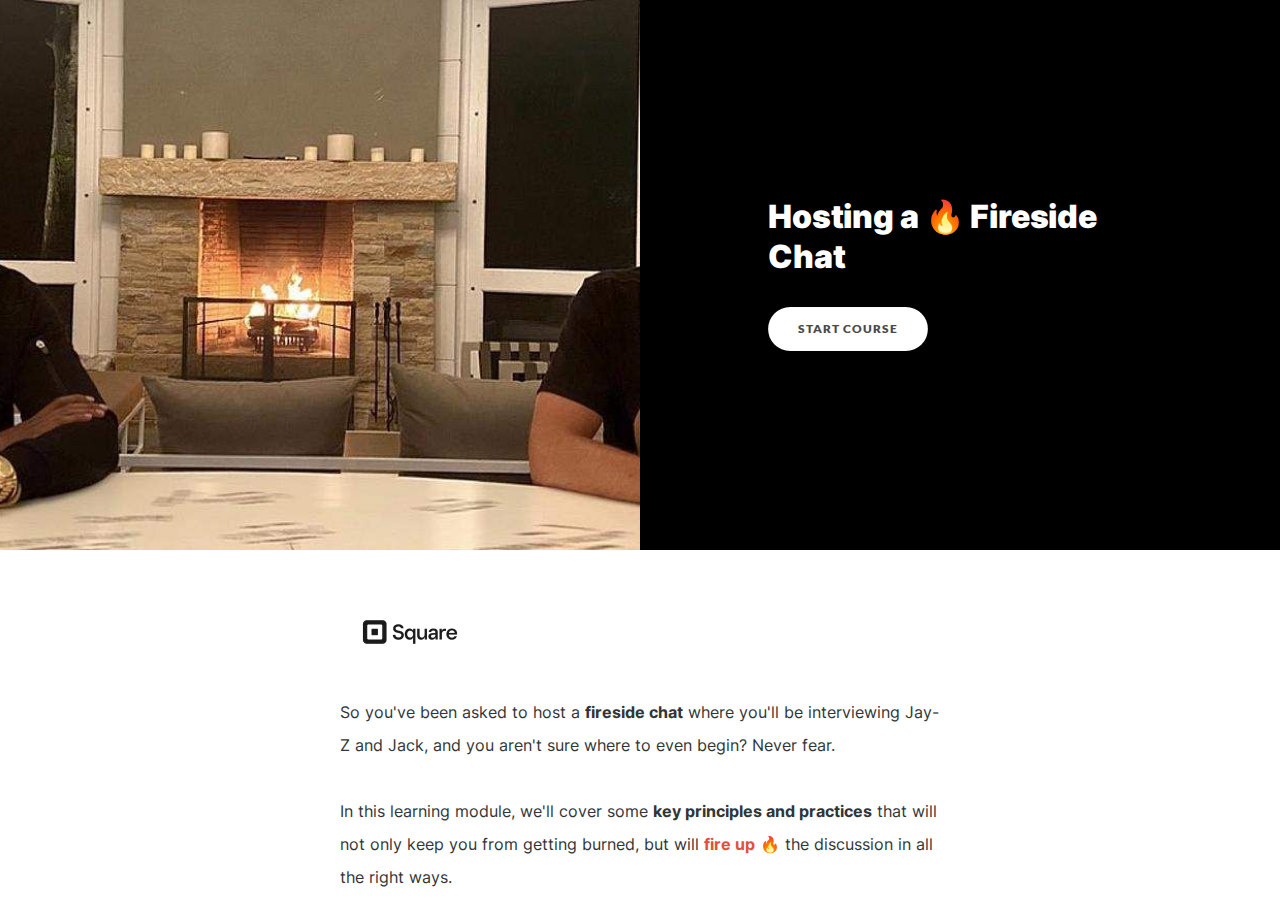
<file: content/index.html>
<!DOCTYPE html>
<html lang="en" class="">
  <head>
    <meta http-equiv="X-UA-Compatible" content="IE=edge,chrome=1">
    <meta name="viewport" content="width=device-width, initial-scale=1">
    <meta charset="utf-8">

    <title>Hosting a 🔥 Fireside Chat </title>

    <link type="text/css" rel="stylesheet" href="lib/icomoon.css">
    <link type="text/css" rel="stylesheet" href="lib/main.bundle.css">
    <script type="text/javascript" src="lib/player-0.0.11.min.js"></script>
    <script type="text/javascript" src="lib/lzwcompress.js"></script>

    <!-- Resize Hack -->
    <script type="text/javascript">
      window.resizeTo(screen.width, screen.height);
    </script>
    
    <!--[if lt IE 9]>
    <script src="//html5shiv.googlecode.com/svn/trunk/html5.js"></script>
    <![endif]-->
  </head>
  <body>
    <style>
      .brand--head, .brand--head *   { font-family: 'Inter' !important; }
      .brand--body, .brand--body *   { font-family: 'Inter' !important; }
      .brand--lhead, .brand--lhead * { font-family: 'Inter' !important; }
      .brand--lbody, .brand--lbody * { font-family: 'Inter' !important; }
      .brand--ui, .brand--ui *       { font-family: 'Lato' !important; }

      .brand--beforeHead:before { font-family: 'Inter' !important; }
      .brand--afterHead:after { font-family: 'Inter' !important; }

      .brand--background        { background-color: #fff !important; }
      .brand--background-all *  { background-color: #fff !important; }
      .brand--border            { border-color: #fff !important; }
      .brand--color             { color: #fff !important; }
      .brand--color-all *       { color: #fff !important; }
      .brand--shadow            { box-shadow: 0 0 0 0.2rem #fff !important; }
      .brand--shadow-all *      { box-shadow: 0 0 0 0.2rem #fff !important; }
      .brand--fill              { fill: #fff !important; }
      .brand--stroke            { stroke: #fff !important; }

      .brand--beforeBackground:before { background-color: #fff !important; }
      .brand--beforeBorder:before     { border-color: #fff !important; }
      .brand--beforeColor:before      { color: #fff !important; }

      .brand--afterBackground:after { background-color: #fff !important; }
      .brand--afterBorder:after     { border-color: #fff !important; }
      .brand--afterColor:after      { color: #fff !important; }

      /* should be applied to containers where links
         need to appear in brand color */
      .brand--linkColor a { color: #fff !important; }

      /* should be applied to containers where links
         need to change to brand color on hover */
      .brand--linkColorHover a:hover { color: #fff !important; }

      /* should be applied to any single element that
         needs to change color on hover */
      .brand--hoverColor:hover { color: #fff !important; }

      /* TODO: probably need a way to create a 5-10% darker/lighter color */
      .brand--linkColor a:hover,
      .button.brand--background:hover { opacity: .65 !important; }

      @media (min-width: 47.9375em) { /* 768px */
        .brand--min768--background { background-color: #fff !important; }
        .brand--min768--border     { border-color: #fff !important; }
        .brand--min768--color      { color: #fff !important; }
      }

      @media (max-width: 47.9375em) { /* 768px */
        .brand--max768--background { background-color: #fff !important; }
        .brand--max768--border     { border-color: #fff !important; }
        .brand--max768--color      { color: #fff !important; }
      }
    </style>
    <div id="app"></div>
    <script type="text/javascript">
  (function(root) {
    window.labelSet = {"id":"wr6nZToP1e5czYEZ0tUlKH4q","author":"aid|544f7e03-0d26-40f7-8735-dae4a2073f8d","name":"English","defaultId":1,"defaultSet":true,"labels":{"result":"result","search":"search","results":"results","quizNext":"NEXT","tabGroup":"Tab","codeGroup":"Code","noResults":"No results for","noteGroup":"Note","quizScore":"Your score","quizStart":"START QUIZ","courseExit":"EXIT COURSE","courseHome":"Home","lessonName":"Lesson","quizSubmit":"SUBMIT","quoteGroup":"Quote","salutation":"👋 Bye!","buttonGroup":"Button","courseStart":"START COURSE","embedViewOn":"VIEW ON","exitMessage":"You may now leave this page.","quizCorrect":"Correct","quizPassing":"PASSING","quizResults":"Quiz Results","courseResume":"RESUME COURSE","processStart":"START","processSwipe":"Swipe to continue","quizContinue":"Continue","quizLandmark":"Quiz","quizQuestion":"Question","courseDetails":"DETAILS","embedReadMore":"Read more","feedbackGroup":"Feedback","quizIncorrect":"Incorrect","quizTakeAgain":"TAKE AGAIN","sortingReplay":"REPLAY","accordionGroup":"Accordion","embedLinkGroup":"Embedded web content","lessonComplete":"COMPLETE","statementGroup":"Statement","storylineGroup":"Storyline","attachmentGroup":"File Attachment","embedPhotoGroup":"Embedded photo","embedVideoGroup":"Embedded video","playButtonLabel":"Play","processComplete":"Complete","processLandmark":"Process","processNextStep":"NEXT STEP","processStepName":"Step","seekSliderLabel":"Seek","sortingLandmark":"Sorting Activity","audioPlayerGroup":"Audio player","buttonStackGroup":"Button stack","embedPlayerGroup":"Embedded media player","lessonRestricted":"Lessons must be completed in order","pauseButtonLabel":"Pause","scenarioComplete":"Scenario Complete!","scenarioContinue":"CONTINUE","scenarioTryAgain":"TRY AGAIN","textOnImageGroup":"Text on image","timelineLandmark":"Timeline","urlEmbedLandmark":"URL/Embed","videoPlayerGroup":"Video player","blocksClickToFlip":"Click to flip","blocksPreposition":"of","bulletedListGroup":"Bulleted list","checkboxListGroup":"Checkbox list","imageAndTextGroup":"Image and text","imageGalleryGroup":"Image gallery","lessonPreposition":"of","numberedListGroup":"Numbered list","processLessonName":"Lesson","processStartAgain":"START AGAIN","scenarioStartOver":"START OVER","courseSkipToLesson":"SKIP TO LESSON","flashcardBackLabel":"Flashcard back","flashcardGridGroup":"Flashcard grid","nextFlashCardLabel":"Next flashcard","a11yRegionNavLesson":"Navigation menu","flashcardFrontLabel":"Flashcard front","flashcardStackGroup":"Flashcard stack","knowledgeCheckGroup":"Knowledge check","sortingCardsCorrect":"Cards Correct","a11yGroupAudioPlayer":"Audio player","a11yGroupVideoPlayer":"Video player","a11yRegionMainLesson":"Lesson content","hamburgerButtonLabel":"Course Overview Sidebar","lessonHeaderLandmark":"Lesson Header","numberedDividerGroup":"Numbered divider","a11yRegionNavOverview":"Table of contents","lessonContentLandmark":"Lesson Content","lessonSidebarLandmark":"Lesson Sidebar","quizAnswerPlaceholder":"Type your answer here","a11yRegionMainOverview":"Course overview","labeledGraphicLandmark":"Labeled Graphic","previousFlashCardLabel":"Previous flashcard","processStepPreposition":"of","overviewPageTitleSuffix":"Overview","quizAcceptableResponses":"Acceptable responses","quizRequirePassingScore":"Must pass quiz before continuing","timelineCardGroupPrefix":"Timeline Card","labeledGraphicBubbleLabel":"Labeled graphic bubble","labeledGraphicMarkerLabel":"Labeled graphic marker","labeledGraphicNextMarkerLabel":"Next marker","labeledGraphicPreviousMarkerLabel":"Previous marker","a11yAnswerLive":"Your answer","a11yAuthorPrefix":"By","a11yBlockChartBar":"Bar chart","a11yBlockChartLine":"Line chart","a11yBlockChartPie":"Pie chart","a11yBlockCode":"Code","a11yBlockEmbed":"Embedded Content","a11yBlockFlashcardBack":"Back of card","a11yBlockFlashcardFront":"Front of card","a11yBlockFlashcardGrid":"Flashcard grid","a11yBlockFlashcardStack":"Flashcard carousel","a11yBlockKnowledgeCheck":"Knowledge check","a11yBlockKnowledgeCheckFIB":"Knowledge check: Fill in the blank","a11yBlockKnowledgeCheckMC":"Knowledge check: Multiple choice","a11yBlockKnowledgeCheckM":"Knowledge check: Matching","a11yBlockKnowledgeCheckMR":"Knowledge check: Multiple response","a11yBlockQuoteCarousel":"Quote Carousel","a11yBlockStoryline":"Storyline","a11yBlockTimeline":"Timeline","a11yCarouselNext":"Next","a11yCarouselPrevious":"Previous","a11yCorrectLive":"Correct answer","a11yExcelIcon":"Microsoft Excel spreadsheet","a11yFileIcon":"File","a11yLabeledGraphicBlock":"Labeled graphic","a11yLabeledGraphicButtonMarker":"Marker","a11yLabeledGraphicIconPlus":"Plus","a11yLabeledGraphicIconDot":"Dot","a11yLabeledGraphicIconInformation":"Information","a11yLabeledGraphicIconQuestion":"Question mark","a11yLabeledGraphicIconCheck":"Check mark","a11yLabeledGraphicIconX":"X","a11yLabeledGraphicIconHeart":"Heart","a11yLabeledGraphicIconPin":"Map pin","a11yLabeledGraphicIconArrowLeft":"Left arrow","a11yLabeledGraphicIconArrowRight":"Right arrow","a11yLabeledGraphicIconArrowUp":"Up arrow","a11yLabeledGraphicIconArrowDown":"Down arrow","a11yLabeledGraphicIconArrowUpLeft":"Up left arrow","a11yLabeledGraphicIconArrowUpRight":"Up right arrow","a11yLabeledGraphicIconArrowDownLeft":"Down left arrow","a11yLabeledGraphicIconArrowDownRight":"Down right arrow","a11yLabeledGraphicUnviewed":"Not viewed","a11yLabeledGraphicViewed":"Viewed","a11yMediaPause":"Pause","a11yMediaPlay":"Play","a11yMediaSeek":"Seek","a11yNavigationMenuClose":"Close navigation menu","a11yNavigationMenuOpen":"Open navigation menu","a11yPageMarker":"Top of page","a11yPDFIcon":"PDF file","a11yPPTIcon":"PowerPoint presentation","a11yQuizFailed":"Failed","a11yQuizFeedback":"Feedback","a11yQuizPassed":"Passed","a11yQuizReviewCorrectlyChecked":"Correctly checked","a11yQuizReviewCorrectlySelected":"Correctly selected","a11yQuizReviewCorrectlyUnchecked":"Correctly unchecked","a11yQuizReviewCorrectlyUnselected":"Correctly unselected","a11yQuizReviewIncorrectlyChecked":"Incorrectly checked","a11yQuizReviewIncorrectlySelected":"Incorrectly selected","a11yQuizReviewIncorrectlyUnchecked":"Incorrectly unchecked","a11yQuizReviewIncorrectlyUnselected":"Incorrectly unselected","a11yRestrictedNav":"This lesson is currently unavailable","a11yRTFIcon":"Rich Text File","a11ySearchClose":"Close search menu","a11ySearchInput":"Search","a11ySearchOpen":"Open search menu","a11yStatusContinued":"Continued","a11yStatusAdditionalContent":"Additional content has been loaded","a11yUnzoomImage":"Unzoom image","a11yWordIcon":"Microsoft Word document","a11yZipIcon":"Zip file","a11yZoomedImageModal":"Zoomed image","a11yZoomImage":"Zoom image","quizRestart":"Restart"},"deleted":false,"createdAt":"2022-10-26T22:05:23.018Z","updatedAt":"2022-10-26T22:05:23.018Z","iso639Code":"en","transferredAt":null};
    window.courseData = "[base64]/[base64]/[base64]/[base64]/[base64]/[base64]/[base64]/[base64]/PC9saT48bGk+V2hhdCBrZWVwcyB5b3UgdXAgYXQgbmlnaHQ/[base64]/[base64]/[base64]/[base64]/KTwvbGk+PGxpPklmIGhvc3RpbmcgYSBwYW5lbCwgd2hhdCBtZXRob2Qgd2lsbCB5b3UgdXNlIHRvIG1vZGVyYXRlIHR1cm4tdGFraW5nIHNvIHRoYXQgbW9yZSB0aGFuIG9uZSBzcGVha2VyIGlzIG5vdCB0YWxraW5nIGF0IHRoZSBzYW1lIHRpbWU/[base64]/[base64]/PC9saT48bGk+V2lsbCB0aGUgU2xhY2sgY2hhbm5lbCB0aHJlYWRzIGFkZCB0byB0aGUgZGlzY3Vzc2lvbiBvciBjaGFuZ2UgdGhlIHRvbmUgb2Ygd2hhdCBpcyBiZWluZyBkaXNjdXNzZWQ/PC9saT48bGk+V2lsbCB0aGUgbW9kZXJhdG9yIGJlIHJlc3BvbnNpYmxlIGZvciBhbnN3ZXJpbmcgdGVjaG5pY2FsLCBsb2dpc3RpYywgb3IgY29udGVudCByZWxhdGVkIHF1ZXN0aW9ucyBkdXJpbmcgdGhlIGNhbGw/[base64]/[base64]/[base64]/[base64]/Jm5ic3A7PC9saT48bGk+U2hvdWxkIHRoZSBtZWV0aW5nIGJlIHJlY29yZGVkPyBFZGl0ZWQ/[base64]/[base64]";
    window.partnerContent = [];

    function isExport() {
      return true;
    }

    function resolvePath(path) {
      return ('assets/').concat(path);
    }

    function resolveFontPath(font) {
      return ('lib/fonts/').concat(font.key.split('/').reverse()[0]);
    }

    root.Runtime = {
      isExport: isExport,
      resolvePath: resolvePath,
      resolveFontPath: resolveFontPath
    };
  }(window));
</script>

    
    <script src="lib/main.bundle.js"></script>
    
  </body>
</html>
</file>
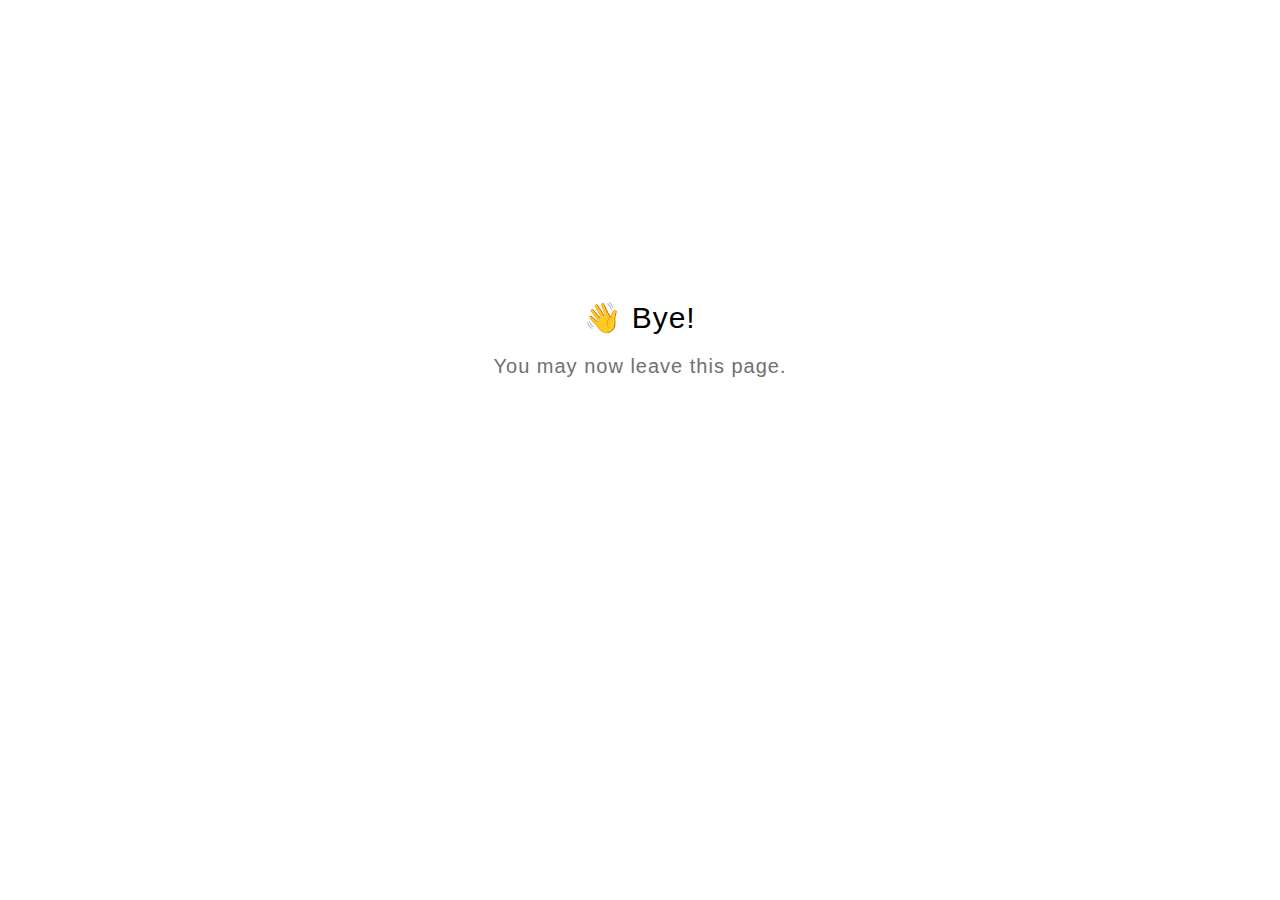
<file: content/goodbye.html>
<html>
  <head>
    <meta charset="utf-8" lang="en">
    <style>
      html {
        font-size: 20px;
        font-family: 'lato', sans-serif;
        font-weight: lighter;
        letter-spacing: 0.05rem;
      }

      .goodbye-container {
        text-align: center;
        margin-top: 15rem;
      }

      .bye-message {
        font-size: 1.5rem;
      }

      .exit-text {
        color: #707070;
        margin-top: 1rem;
      }
    </style>
  </head>
  <body>
    <div class="goodbye-container">
      <div class="bye-message">👋 Bye!</div>
      <div class="exit-text">You may now leave this page.</div>
    </div>
  </body>
</html>
</file>
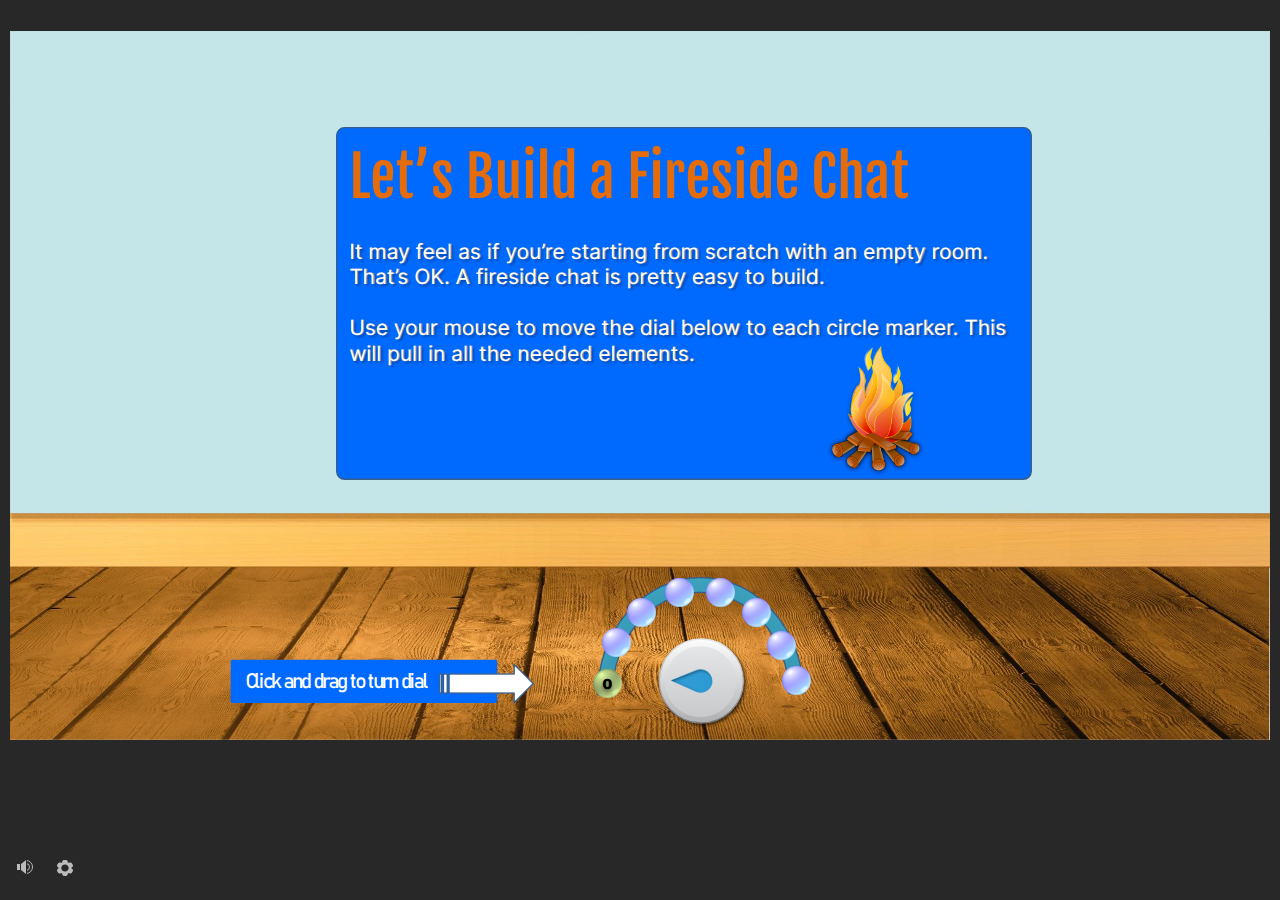
<file: content/assets/4_E-Bvs86cq6LVbl/story.html>
﻿<!doctype html>
<html lang="en-US">
<head>
  <meta charset="utf-8">
  <!-- Created using Storyline 360 - http://www.articulate.com  -->
  <!-- version: 3.68.28887.0 -->
  <title>Jack and JayZ</title>
  <meta http-equiv="x-ua-compatible" content="IE=edge"/>
  <meta name="viewport" content="width=device-width,initial-scale=1,user-scalable=no,shrink-to-fit=no,minimal-ui"/>
  <meta name="apple-mobile-web-app-capable" content="yes"/>
  <style>
    html, body { height: 100%; padding: 0; margin: 0 }
    #app { height: 100%; width: 100%; }
  </style>

  <script>
    window.DS = {};
    window.globals = {
      DATA_PATH_BASE: '',
      HAS_FRAME: true,
      HAS_SLIDE: true,

      lmsPresent: false,
      tinCanPresent: false,
      cmi5Present: false,
      aoSupport: false,
      scale: 'noscale',
      captureRc: false,
      browserSize: 'optimal',
      bgColor: '#282828',
      features: 'AccessibleVideo,FullScreenToggle,InsertSvgPicture,LayerPresentAsDialog,MultipleQuizTracking,QuestionCorrectVariable,UpdatedThemeEditor',
      themeName: 'unified',
      preloaderColor: '#FFFFFF',
      suppressAnalytics: false,
      productChannel: 'stable',
      publishSource: 'storyline',
      aid: 'aid|544f7e03-0d26-40f7-8735-dae4a2073f8d',
      cid: '0286b889-a409-4748-af46-fbb2e783f7a4',
      playerVersion: '3.68.28887.0',
      publishTimestamp: '2023-02-12T22:36:24.4022421Z',
      maxIosVideoElements: 10,
      connectionSettings: { },

      
      parseParams: function(qs) {
        if (window.globals.parsedParams != null) {
          return window.globals.parsedParams;
        }
        qs = (qs || window.location.search.substr(1)).split('+').join(' ');
        var params = {},
            tokens,
            re = /[?&]?([^=]+)=([^&]*)/g;

        while (tokens = re.exec(qs)) {
          params[decodeURIComponent(tokens[1]).trim()] =
            decodeURIComponent(tokens[2]).trim();
        }
        window.globals.parsedParams = params;
        return params;
      }

    };
  </script>
  <script>
    var isIe11 = ('ActiveXObject' in window || window.MSBlobBuilder != null)
      && window.msCrypto != null && !window.ActiveXObject;
    if (isIe11) {
      window.globals.unsupportedBrowser = true;
      document.write(atob('[base64]'));
    }
  </script>
  
  <script>window.THREE = { };</script>
  
<meta name="robots" content="noindex, nofollow"></head>
<body style="background: #282828" class="cs-HTML theme-unified">
<script src="player-interface.js"></script>
  <script>!function(e){var i=/iPhone/i,o=/iPod/i,n=/iPad/i,t=/(?=.*\bAndroid\b)(?=.*\bMobile\b)/i,d=/Android/i,s=/(?=.*\bAndroid\b)(?=.*\bSD4930UR\b)/i,b=/(?=.*\bAndroid\b)(?=.*\b(?:KFOT|KFTT|KFJWI|KFJWA|KFSOWI|KFTHWI|KFTHWA|KFAPWI|KFAPWA|KFARWI|KFASWI|KFSAWI|KFSAWA)\b)/i,r=/IEMobile/i,h=/(?=.*\bWindows\b)(?=.*\bARM\b)/i,a=/BlackBerry/i,l=/BB10/i,p=/Opera Mini/i,f=/(CriOS|Chrome)(?=.*\bMobile\b)/i,u=/(?=.*\bFirefox\b)(?=.*\bMobile\b)/i,c=new RegExp("(?:Nexus 7|BNTV250|Kindle Fire|Silk|GT-P1000)","i"),w=function(e,i){return e.test(i)},A=function(e){var A=e||navigator.userAgent,v=A.split("[FBAN");if(void 0!==v[1]&&(A=v[0]),this.apple={phone:w(i,A),ipod:w(o,A),tablet:!w(i,A)&&w(n,A),device:w(i,A)||w(o,A)||w(n,A)},this.amazon={phone:w(s,A),tablet:!w(s,A)&&w(b,A),device:w(s,A)||w(b,A)},this.android={phone:w(s,A)||w(t,A),tablet:!w(s,A)&&!w(t,A)&&(w(b,A)||w(d,A)),device:w(s,A)||w(b,A)||w(t,A)||w(d,A)},this.windows={phone:w(r,A),tablet:w(h,A),device:w(r,A)||w(h,A)},this.other={blackberry:w(a,A),blackberry10:w(l,A),opera:w(p,A),firefox:w(u,A),chrome:w(f,A),device:w(a,A)||w(l,A)||w(p,A)||w(u,A)||w(f,A)},this.seven_inch=w(c,A),this.any=this.apple.device||this.android.device||this.windows.device||this.other.device||this.seven_inch,this.phone=this.apple.phone||this.android.phone||this.windows.phone,this.tablet=this.apple.tablet||this.android.tablet||this.windows.tablet,"undefined"==typeof window)return this},v=function(){var e=new A;return e.Class=A,e};"undefined"!=typeof module&&module.exports&&"undefined"==typeof window?module.exports=A:"undefined"!=typeof module&&module.exports&&"undefined"!=typeof window?module.exports=v():"function"==typeof define&&define.amd?define("isMobile",[],e.isMobile=v()):e.isMobile=v()}(this);
    window.isMobile.apple.tablet = window.isMobile.apple.tablet ||
      (navigator.platform === 'MacIntel' && navigator.maxTouchPoints > 1);
    window.isMobile.apple.device = window.isMobile.apple.device || window.isMobile.apple.tablet;
    window.isMobile.tablet = window.isMobile.tablet || window.isMobile.apple.tablet;
    window.isMobile.any = window.isMobile.any || window.isMobile.apple.tablet;
  </script>

  <div id="focus-sink" tabindex="-1"></div>

  <div id="preso"></div>
  <script>
    (function() {

      var classTypes = [ 'desktop', 'mobile', 'phone', 'tablet' ];

      var addDeviceClasses = function(prefix, testObj) {
        var curr, i;
        for (i = 0; i < classTypes.length; i++) {
          curr = classTypes[i];
          if (testObj[curr]) {
            document.body.classList.add(prefix + curr);
          }
        }
      };

      var params = window.globals.parseParams(),
          isDevicePreview = params.devicepreview === '1',
          isPhoneOverride = params.deviceType === 'phone' || (isDevicePreview && params.phone == '1'),
          isTabletOverride = (params.deviceType === 'tablet' || isDevicePreview) && !isPhoneOverride,
          isMobileOverride = isPhoneOverride || isTabletOverride;

      var deviceView = {
        desktop: !window.isMobile.any && !isMobileOverride,
        mobile: window.isMobile.any || isMobileOverride,
        phone: isPhoneOverride || (window.isMobile.phone && !isTabletOverride),
        tablet: isTabletOverride || window.isMobile.tablet
      };

      window.globals.deviceView = deviceView;
      window.isMobile.desktop = !window.isMobile.any;
      window.isMobile.mobile = window.isMobile.any;

      addDeviceClasses('view-', deviceView);

    })();
  </script>
  
  <script src='story_content/user.js' type=text/javascript></script>
  <div class="slide-loader"></div>

  <script>
    var doc = document, loader = doc.body.querySelector('.slide-loader'); [ 1, 2, 3 ].forEach(function(n) { var d = doc.createElement('div'); d.style.backgroundColor = window.globals.preloaderColor; d.classList.add('mobile-loader-dot'); d.classList.add('dot' + n); loader.appendChild(d); });
  </script>

  <div class="mobile-load-title-overlay" style="display: none">
    <div class="mobile-load-title">Jack and JayZ</div>
  </div>

  <div class="mobile-chrome-warning"></div>

  
<style>
  .warn-connection-dialog {
    display: none;
    background: transparent;
    pointer-events: none;
    position: fixed;
    left: 0;
    top: 0;
    width: 100%;
    height: 100%;
    z-index: 999;
  }

  .warn-connection-content {
    border-radius: 4px;
    background: white;
    border: 1px solid #E7E7E7;
    color: #333333;
    box-shadow: 0 2px 4px rgba(0, 0, 0, 0.25);
    transition: all 150ms ease-out;
    position: absolute;
    white-space: nowrap;
  }

  .view-phone.is-landscape .warn-connection-content {
    left: 23px;
    bottom: 23px;
  }

  .view-tablet.is-landscape .warn-connection-content {
    left: 50%;
    top: 20px;
    transform: translateX(-50%);
  }

  .is-portrait .warn-connection-content {
    transform: translate(-50%, calc(-100% - 15px));
  }

  .warn-connection-content p {
    display: inline-block;
    margin: 0 8px 0 0;
    line-height: 33px;
    font-size: 11px;
  }

  .warn-connection-content svg {
    position: relative;
    vertical-align: middle;
    margin: 0 2px 2px 8px;
  }

  .view-desktop .warn-connection-content {
    left: 1.5em;
    bottom: 1.5em;
  }

  .view-desktop .warn-connection-content p {
    font-size: 1.1em;
  }

  .is-offline .warn-connection-dialog {
    display: block;
  }

  .is-offline .cs-panel * {
    pointer-events: none !important;
  }

  .is-offline .cs-panel {
    pointer-events: all !important;
  }

  .is-offline #nav-controls * {
    pointer-events: none !important;
  }

  .is-offline #nav-controls {
    pointer-events: all !important;
  }
</style>

<div class="warn-connection-dialog">
  <div class="warn-connection-content">
    <svg width="17" height="15" viewBox="0 0 17 15" xmlns="http://www.w3.org/2000/svg">
      <path fill="#8F0000" stroke="white" d="M16.07,12.98 L15.88,12.23 L9.51,1.21 C8.97,0.26,7.6,0.26,7.06,1.21 L0.69,12.23 C0.15,13.16,0.81,14.36,1.91,14.36 H14.65 C15.47,14.36,16.05,13.7,16.07,12.98 Z"/>
      <path fill="white" stroke="white" d="M8.58,5.5 C8.35,5.28,8.5,5.35,8.21,5.32 C8.09,5.35,7.97,5.49,7.96,5.67 C7.97,5.79,7.98,5.92,7.98,6.04 L7.98,6.04 C7.99,6.17,8,6.31,8.01,6.43 L8.01,6.44 C8.03,6.92,8.06,7.41,8.09,7.9 L8.09,7.9 C8.12,8.39,8.14,8.88,8.17,9.37 C8.17,9.39,8.18,9.42,8.2,9.44 C8.23,9.46,8.25,9.47,8.28,9.47 C8.31,9.47,8.34,9.46,8.35,9.44 C8.37,9.43,8.38,9.4,8.39,9.35 L8.39,9.34 C8.39,9.24,8.4,9.15,8.4,9.05 L8.4,9.05 C8.41,8.96,8.41,8.86,8.42,8.75 C8.43,8.44,8.45,8.12,8.47,7.81 L8.47,7.81 C8.49,7.49,8.51,7.18,8.53,6.87 C8.55,6.46,8.56,6.05,8.59,5.64 L8.6,5.62 C8.6,5.57,8.59,5.53,8.58,5.5 L8.21,5.32 Z"/>
      <circle fill="white" stroke="white" cx="8.3" cy="11.35" r="0.3"/>
    </svg>
    <p>You are offline. Trying to reconnect...</p>
  </div>
</div>

<script>
  (function() {
    window.DS.connection = {
      warningShown: false,
      assets: {},
      loadingAssetGroup: false,
      retryDelay: 500
    };

    // @TODO this is POC code and can be cleaned up a bit more if we move forward
    // with the feature



    // The `window.globals.features` variable must be set in `webpack.dev.config` when testing locally - it is not enough
    // to have it in the data - but it must be set there as well.
    var useConnectionMessages = window.AbortController != null &&
      window.location.protocol != 'file:' &&
      window.globals.features.indexOf('ConnectionMessages') != -1;

    window.DS.connection.useConnectionMessages = useConnectionMessages

    var assetCount = 0;
    var checkLoadedId;
    var connectionSettings = window.globals.connectionSettings;

    if (useConnectionMessages && connectionSettings != null) {
      var contentEl = document.querySelector('.warn-connection-content');
      var messageEl = contentEl.querySelector('p')

      if (connectionSettings.useDarkTheme) {
        contentEl.style.borderColor = '#BABBBA';
        contentEl.style.backgroundColor = '#282828';
        contentEl.style.color = '#FFFFFF';
      }

      if (connectionSettings.message != null) {
        messageEl.textContent = window.decodeURIComponent(connectionSettings.message);
      }
    }

    function checkAssetsReady() {
      for (var i in DS.connection.assets) {
        if (!DS.connection.assets[i].success) {
          return false;
        }
      }
      return true;
    }

    function stopAssetGroup() {
      if (!useConnectionMessages) { return; }

      assetCount = 0;

      DS.connection.oldAssetGroup = DS.connection.assets;
      DS.connection.assets = {};
      DS.connection.loadingAssetGroup = false;
      clearInterval(checkLoadedId);
    }

    function startAssetGroup() {
      if (!useConnectionMessages) { return; }
      var ticks = 0;
      clearInterval(checkLoadedId);
      checkLoadedId = setInterval(function() {
        var loaded = 0;
        if (assetCount === 0 && loaded === 0) {
          clearInterval(checkLoadedId);
          return;
        }

        for (var i in DS.connection.assets) {
          if (DS.connection.assets[i].success) {
            loaded++;
          }
        }

        if (assetCount === loaded && checkAssetsReady()) {
          for (var i in DS.connection.assets) {
            if (DS.connection.assets[i].action) {
              DS.connection.assets[i].action();
            }
          }
          hideWarning();
          stopAssetGroup();
        }
      }, 100)
    }

    function requiredAsset(url, action, retry, type) {
      if (!useConnectionMessages) { return; }
      if (DS.connection.assets[url]) { return; }

      DS.connection.assets[url] = {
        success: false, action: action, retry: retry, type: type
      };
      assetCount = Object.keys(DS.connection.assets).length;
      if (!DS.connection.loadingAssetGroup) {
        startAssetGroup();
      }
      DS.connection.loadingAssetGroup = true;
    }

    function assetLoaded(url) {
      if (!useConnectionMessages) { return; }
      if (DS.connection.assets[url]) {
        DS.connection.assets[url].success = true;
      }
    }

    function assetFailed(url) {
      if (!useConnectionMessages) { return; }
      if (!DS.connection.assets[url]) {
        if (/\.js$/.test(url)) {
          setTimeout(function() {
            if (DS.connection.lastSlideLoaded != null) {
              DS.connection.lastSlideLoaded();
            }
          }, DS.connection.retryDelay);
        }
        return;
      }
      if (!DS.connection.warningShown) { showWarning(); }
      if (DS.connection.assets[url].retry) {
        setTimeout(function() {
          if (!DS.connection.assets[url].success) {
            DS.connection.assets[url].retry()
          }
        }, DS.connection.retryDelay);
      }
    }

    function hideWarning() {
      document.body.classList.remove('is-offline');
      DS.connection.warningShown = false;
    }
    DS.connection.hideWarning = hideWarning

    function showWarning(btn) {
      document.body.classList.add('is-offline')
      DS.connection.warningShown = true;
      updateWarningPosition();
    }

    function updateWarningPosition() {
      if (!DS.connection.warningShown) {
        return;
      }

      var isPortrait = document.body.classList.contains('is-portrait');
      var warningEl = document.querySelector('.warn-connection-content');

      if (isPortrait) {
        var slide = document.querySelector('.primary-slide');
        var slideRect = slide.getBoundingClientRect();

        warningEl.style.top = `${slideRect.top}px`
        warningEl.style.left = `${slideRect.left + slideRect.width / 2}px`
      } else {
        warningEl.style.top = null;
        warningEl.style.left = null;
      }

      window.requestAnimationFrame(updateWarningPosition);
    }

    // these will all be noops if the feature flag isn't set in
    // the data and `window.globals.features`
    DS.connection.requiredAsset = requiredAsset;
    DS.connection.assetLoaded = assetLoaded;
    DS.connection.assetFailed = assetFailed;
    DS.connection.stopAssetGroup = stopAssetGroup;
    DS.connection.startAssetGroup = startAssetGroup;
  })();
</script>


  <script>
    
    if (window.autoSpider && window.vInterfaceObject) {
      document.querySelector('.mobile-load-title-overlay').style.display = 'none';
    }
  </script>

  

  <link rel="stylesheet" href="html5/data/css/output.min.css" data-noprefix/>
</body>
<script src="html5/lib/scripts/bootstrapper.min.js"></script>
</html>
</file>
<file: content/lib/icomoon.css>
@font-face {
	font-family: 'icomoon';
	src:  url('fonts/icomoon.ttf') format('truetype'),
				url('fonts/icomoon.woff') format('woff');
	font-weight: normal;
	font-style: normal;
}

[class^="icon-"], [class*=" icon-"] {
	/* use !important to prevent issues with browser extensions that change fonts */
	font-family: 'icomoon' !important;
	speak: none;
	font-style: normal;
	font-weight: normal;
	font-variant: normal;
	text-transform: none;
	line-height: 1;

	/* Better Font Rendering =========== */
	-webkit-font-smoothing: antialiased;
	-moz-osx-font-smoothing: grayscale;
}

.icon-edit-author-name:before {
	content: "\e976";
}
.icon-lock:before {
	content: "\e977";
}
.icon-checkmark-valid:before {
	content: "\e95d";
}
.icon-close-media-panel:before {
	content: "\e95e";
}
.icon-trash4:before {
	content: "\e95f";
}
.icon-x-invalid-url:before {
	content: "\e960";
}
.icon-attach2:before {
	content: "\e961";
}
.icon-bold:before {
	content: "\e962";
}
.icon-fontcolor:before {
	content: "\e963";
}
.icon-fontsize:before {
	content: "\e964";
}
.icon-italic:before {
	content: "\e965";
}
.icon-link:before {
	content: "\e966";
}
.icon-orderedlist:before {
	content: "\e967";
}
.icon-quote:before {
	content: "\e968";
}
.icon-unorderedlist:before {
	content: "\e969";
}
.icon-feedback:before {
	content: "\e910";
}
.icon-review:before {
	content: "\e911";
}
.icon-customizable:before {
	content: "\e908";
}
.icon-design:before {
	content: "\e909";
}
.icon-interactions:before {
	content: "\e90a";
}
.icon-questions:before {
	content: "\e90b";
}
.icon-scenarios2:before {
	content: "\e90c";
}
.icon-slides:before {
	content: "\e90d";
}
.icon-desktop:before {
	content: "\e902";
}
.icon-expressions:before {
	content: "\e903";
}
.icon-poses:before {
	content: "\e904";
}
.icon-retina:before {
	content: "\e905";
}
.icon-scenarios:before {
	content: "\e906";
}
.icon-transparency:before {
	content: "\e907";
}
.icon-Master-01:before {
	content: "\e934";
}
.icon-Master-02:before {
	content: "\e93a";
}
.icon-Master-03:before {
	content: "\e939";
}
.icon-Master-04:before {
	content: "\e936";
}
.icon-Master-05:before {
	content: "\e93b";
}
.icon-Master-06:before {
	content: "\e935";
}
.icon-Master-07:before {
	content: "\e937";
}
.icon-Master-08:before {
	content: "\e938";
}
.icon-Master-09:before {
	content: "\e922";
}
.icon-Master-10:before {
	content: "\e926";
}
.icon-Master-11:before {
	content: "\e924";
}
.icon-Master-12:before {
	content: "\e928";
}
.icon-Master-13:before {
	content: "\e923";
}
.icon-Master-14:before {
	content: "\e925";
}
.icon-Master-15:before {
	content: "\e929";
}
.icon-Master-16:before {
	content: "\e927";
}
.icon-Master-17:before {
	content: "\e92b";
}
.icon-Master-18:before {
	content: "\e92c";
}
.icon-Master-19:before {
	content: "\e92d";
}
.icon-Master-20:before {
	content: "\e92e";
}
.icon-Master-21:before {
	content: "\e92f";
}
.icon-Master-22:before {
	content: "\e930";
}
.icon-Master-23:before {
	content: "\e931";
}
.icon-Master-24:before {
	content: "\e932";
}
.icon-Master-25:before {
	content: "\e933";
}
.icon-Master-26:before {
	content: "\e92a";
}
.icon-check-circle:before {
	content: "\e803";
}
.icon-trash:before {
	content: "\e804";
}
.icon-rotation:before {
	content: "\e91a";
}
.icon-vector:before {
	content: "\e91b";
}
.icon-mute:before {
	content: "\e90e";
}
.icon-volume:before {
	content: "\e90f";
}
.icon-logo:before {
	content: "\e805";
}
.icon-share:before {
	content: "\e801";
}
.icon-sorting:before {
	content: "\e91c";
}
.icon-more:before {
	content: "\e91d";
}
.icon-copy:before {
	content: "\e951";
}
.icon-clock:before {
	content: "\e915";
}
.icon-quotes-left:before {
	content: "\e918";
}
.icon-list-numbered:before {
	content: "\e916";
}
.icon-list2:before {
	content: "\e917";
}
.icon-plus:before {
	content: "\e60a";
}
.icon-info:before {
	content: "\e974";
}
.icon-cross:before {
	content: "\e913";
}
.icon-checkmark:before {
	content: "\e975";
}
.icon-arrow-up2:before {
	content: "\e959";
}
.icon-arrow-down2:before {
	content: "\e95a";
}
.icon-sort-alpha-asc:before {
	content: "\e912";
}
.icon-rtf:before {
	content: "\e94b";
}
.icon-doc:before {
	content: "\e94a";
}
.icon-pdf:before {
	content: "\e94c";
}
.icon-ppt:before {
	content: "\e94d";
}
.icon-file:before {
	content: "\e94e";
}
.icon-xls:before {
	content: "\e94f";
}
.icon-zip:before {
	content: "\e950";
}
.icon-file-alt:before {
	content: "\e944";
}
.icon-doc-alt:before {
	content: "\e943";
}
.icon-pdf-alt:before {
	content: "\e945";
}
.icon-ppt-alt:before {
	content: "\e946";
}
.icon-rtf-alt:before {
	content: "\e947";
}
.icon-xls-alt:before {
	content: "\e948";
}
.icon-zip-alt:before {
	content: "\e949";
}
.icon-attach:before {
	content: "\e942";
}
.icon-reload:before {
	content: "\e941";
}
.icon-trash2:before {
	content: "\e60d";
}
.icon-arrow-left:before {
	content: "\e608";
}
.icon-arrow-right:before {
	content: "\e609";
}
.icon-check-alt:before {
	content: "\e606";
}
.icon-password-view:before {
	content: "\e972";
}
.icon-password-hide:before {
	content: "\e973";
}
.icon-view-grid:before {
	content: "\e96c";
}
.icon-grid-view:before {
	content: "\e96c";
}
.icon-view-list:before {
	content: "\e96d";
}
.icon-list-view:before {
	content: "\e96d";
}
.icon-blocks:before {
	content: "\e95b";
}
.icon-list3:before {
	content: "\e95c";
}
.icon-export:before {
	content: "\e958";
}
.icon-screencast:before {
	content: "\e957";
}
.icon-cursor:before {
	content: "\e956";
}
.icon-documents:before {
	content: "\e952";
}
.icon-duplicate:before {
	content: "\e952";
}
.icon-trash3:before {
	content: "\e953";
}
.icon-Article:before {
	content: "\e93c";
}
.icon-Interaction:before {
	content: "\e93d";
}
.icon-Quiz:before {
	content: "\e93e";
}
.icon-Video:before {
	content: "\e93f";
}
.icon-trashcan:before {
	content: "\e921";
}
.icon-marker_style:before {
	content: "\e920";
}
.icon-photo:before {
	content: "\e91f";
}
.icon-microphone:before {
	content: "\e91e";
}
.icon-plus2:before {
	content: "\e800";
}
.icon-processing:before {
	content: "\e607";
}
.icon-menu:before {
	content: "\e602";
}
.icon-headset:before {
	content: "\e603";
}
.icon-list:before {
	content: "\e604";
}
.icon-video:before {
	content: "\e605";
}
.icon-mail:before {
	content: "\e954";
}
.icon-remove:before {
	content: "\e955";
}
.icon-up-level-2:before {
	content: "\e96e";
}
.icon-up-level-list-2:before {
	content: "\e96f";
}
.icon-plus-circle:before {
	content: "\e802";
}
.icon-up-level:before {
	content: "\e970";
}
.icon-up-level-list:before {
	content: "\e971";
}
.icon-eye:before {
	content: "\e96b";
}
.icon-tick:before {
	content: "\e900";
}
.icon-check:before {
	content: "\e901";
}
.icon-link-alt:before {
	content: "\e919";
}
.icon-chevron-down:before {
	content: "\e60b";
}
.icon-chevron-up:before {
	content: "\e60c";
}
.icon-chevron-left:before {
	content: "\e600";
}
.icon-chevron:before {
	content: "\e601";
}
.icon-chevron-right:before {
	content: "\e601";
}
.icon-close-small:before {
	content: "\e940";
}
.icon-pie-chart:before {
	content: "\e914";
}
.icon-alert:before {
	content: "\e96a";
}
</file>
